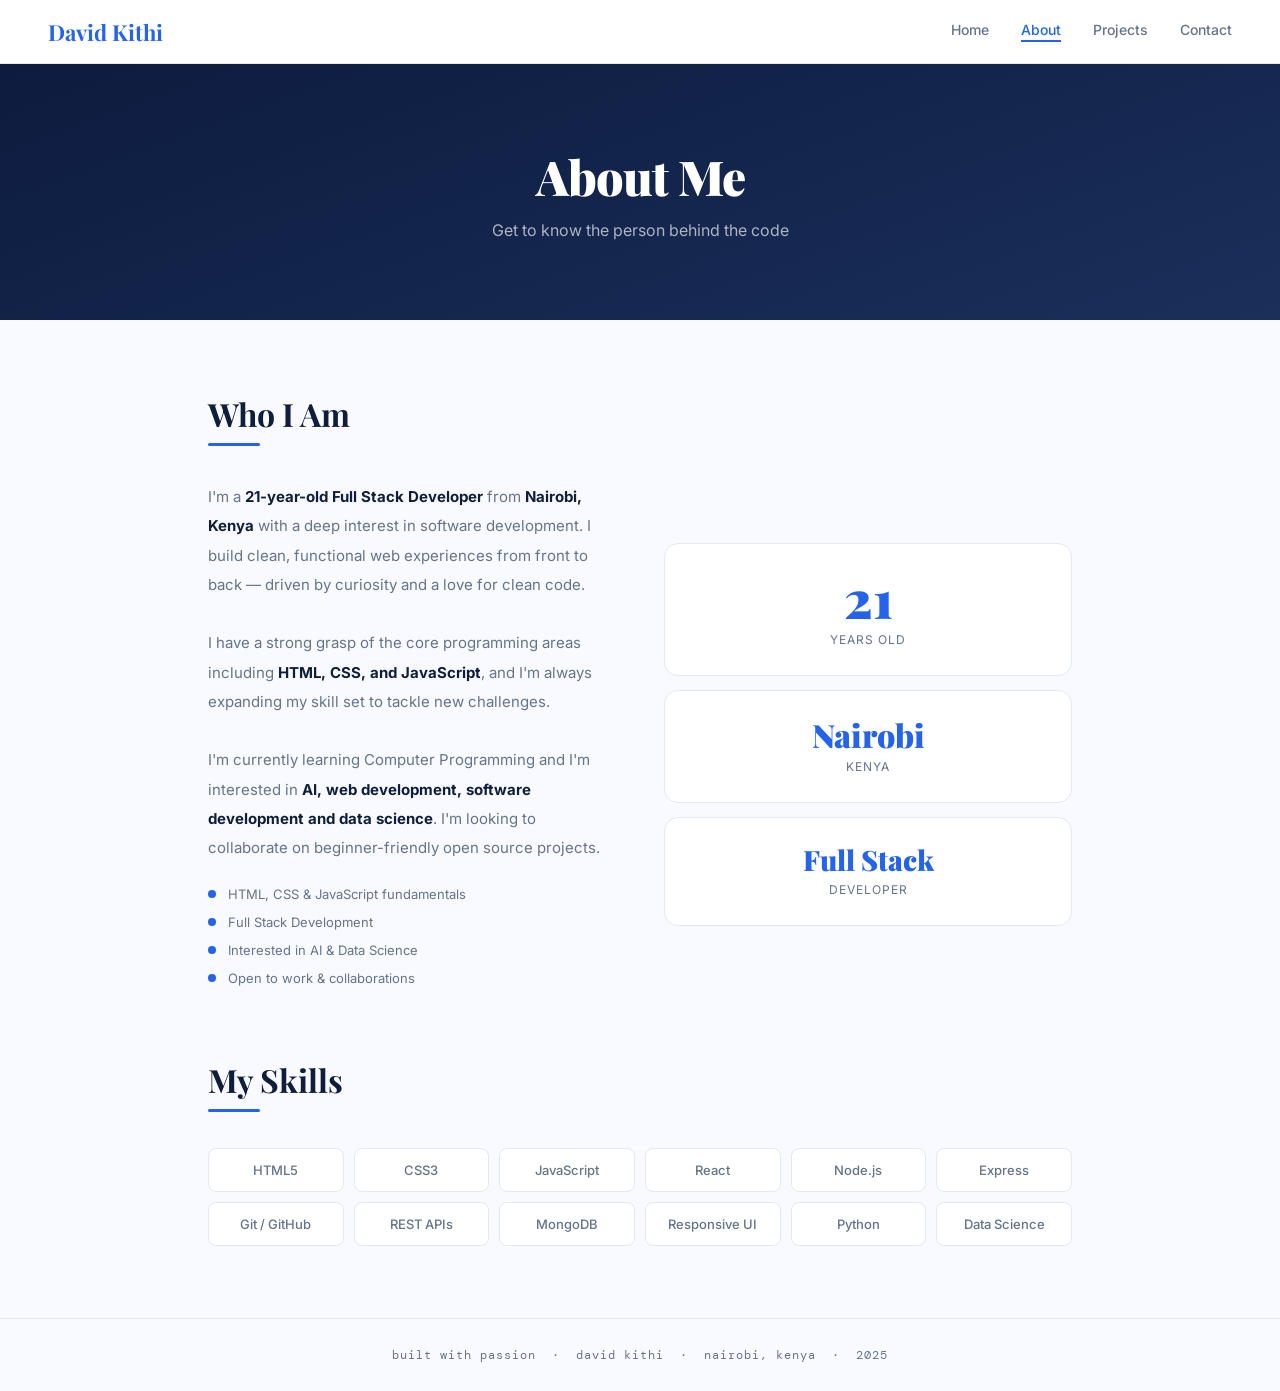
<file: about.html>
<!DOCTYPE html>
<html lang="en">
<head>
  <meta charset="UTF-8"/>
  <meta name="viewport" content="width=device-width, initial-scale=1.0"/>
  <title>About — David Kithi</title>
  <link rel="stylesheet" href="css/styles.css"/>
</head>
<body>

  <nav>
    <a class="nav-logo" href="index.html">David Kithi</a>
    <div class="nav-links">
      <a href="index.html">Home</a>
      <a href="about.html" class="active">About</a>
      <a href="projects.html">Projects</a>
      <a href="contact.html">Contact</a>
    </div>
  </nav>

  <div class="page-hero">
    <h1>About Me</h1>
    <p>Get to know the person behind the code</p>
  </div>

  <div class="section">
    <div class="sec-title">Who I Am</div>
    <div class="sec-line"></div>
    <div class="about-grid">
      <div>
        <p class="about-text">
          I'm a <strong>21-year-old Full Stack Developer</strong> from <strong>Nairobi, Kenya</strong> with a deep interest in software development. I build clean, functional web experiences from front to back — driven by curiosity and a love for clean code.<br><br>
          I have a strong grasp of the core programming areas including <strong>HTML, CSS, and JavaScript</strong>, and I'm always expanding my skill set to tackle new challenges.<br><br>
          I'm currently learning Computer Programming and I'm interested in <strong>AI, web development, software development and data science</strong>. I'm looking to collaborate on beginner-friendly open source projects.
        </p>
        <div class="about-badges">
          <div class="badge"><div class="badge-dot"></div>HTML, CSS &amp; JavaScript fundamentals</div>
          <div class="badge"><div class="badge-dot"></div>Full Stack Development</div>
          <div class="badge"><div class="badge-dot"></div>Interested in AI &amp; Data Science</div>
          <div class="badge"><div class="badge-dot"></div>Open to work &amp; collaborations</div>
        </div>
      </div>
      <div class="about-cards">
        <div class="about-card"><div class="big">21</div><div class="lbl">Years old</div></div>
        <div class="about-card"><div class="big" style="font-size:32px;">Nairobi</div><div class="lbl">Kenya</div></div>
        <div class="about-card"><div class="big" style="font-size:28px;">Full Stack</div><div class="lbl">Developer</div></div>
      </div>
    </div>
  </div>

  <!-- SKILLS -->
  <div class="section" style="padding-top:0;">
    <div class="sec-title">My Skills</div>
    <div class="sec-line"></div>
    <div class="skills-wrap">
      <div class="skill-chip">HTML5</div>
      <div class="skill-chip">CSS3</div>
      <div class="skill-chip">JavaScript</div>
      <div class="skill-chip">React</div>
      <div class="skill-chip">Node.js</div>
      <div class="skill-chip">Express</div>
      <div class="skill-chip">Git / GitHub</div>
      <div class="skill-chip">REST APIs</div>
      <div class="skill-chip">MongoDB</div>
      <div class="skill-chip">Responsive UI</div>
      <div class="skill-chip">Python</div>
      <div class="skill-chip">Data Science</div>
    </div>
  </div>

  <footer>built with passion &nbsp;·&nbsp; david kithi &nbsp;·&nbsp; nairobi, kenya &nbsp;·&nbsp; 2025</footer>

</body>
</html>
</file>
<file: css/styles.css>
@import url('https://fonts.googleapis.com/css2?family=DM+Mono:wght@300;400;500&family=Playfair+Display:wght@700;900&family=Inter:wght@400;500;600&display=swap');

/* ── RESET & VARIABLES ── */
*, *::before, *::after { margin: 0; padding: 0; box-sizing: border-box; }

:root {
  --bg: #f8faff;
  --card: #ffffff;
  --border: #e2e8f4;
  --blue: #2563eb;
  --blue2: #3b82f6;
  --navy: #0f1e3a;
  --text: #0f1e3a;
  --muted: #64748b;
  --warm: #f5c040;
  --warm2: #e8a020;
  --inter: 'Inter', sans-serif;
  --display: 'Playfair Display', serif;
  --mono: 'DM Mono', monospace;
}

html { scroll-behavior: smooth; }
body { background: var(--bg); font-family: var(--inter); color: var(--text); }

/* ── NAV ── */
nav {
  position: sticky; top: 0; z-index: 100;
  background: #fff; border-bottom: 1px solid var(--border);
  display: flex; justify-content: space-between; align-items: center;
  padding: 0 48px; height: 64px;
}
.nav-logo { font-family: var(--display); font-size: 22px; font-weight: 700; color: var(--blue); text-decoration: none; }
.nav-links { display: flex; gap: 32px; }
.nav-links a { font-size: 14px; color: var(--muted); text-decoration: none; font-weight: 500; transition: color 0.2s; padding-bottom: 2px; border-bottom: 2px solid transparent; }
.nav-links a:hover, .nav-links a.active { color: var(--blue); border-bottom-color: var(--blue); }

/* ── HERO (shared) ── */
.hero {
  position: relative; width: 100%; height: 600px;
  display: flex; flex-direction: column; align-items: center; justify-content: center;
  overflow: hidden;
  background: linear-gradient(160deg, #0d1b3e 0%, #1a2f5a 40%, #0f2040 100%);
}
/* Lamp */
.lp-base { position: absolute; bottom: 0; left: 50%; transform: translateX(-50%); width: 90px; height: 13px; background: #c8a060; border-radius: 7px; }
.lp-pole { position: absolute; bottom: 13px; left: 50%; transform: translateX(-50%); width: 5px; height: 230px; background: linear-gradient(to top, #b89050, #d4b070); }
.lp-arm { position: absolute; bottom: 238px; left: 50%; width: 120px; height: 5px; background: #d4b070; transform-origin: left center; transform: rotate(-28deg); }
.lp-neck { position: absolute; bottom: 290px; left: calc(50% + 96px); width: 5px; height: 32px; background: #d4b070; transform: rotate(18deg); transform-origin: top center; }
.lp-shade { position: absolute; bottom: 282px; left: calc(50% + 84px); transform: translateX(-50%); width: 80px; height: 48px; background: linear-gradient(160deg, #d4a050 0%, #b87830 100%); clip-path: polygon(8% 0%, 92% 0%, 100% 100%, 0% 100%); border-top: 3px solid #e4c070; }
.lp-bulb { position: absolute; bottom: 274px; left: calc(50% + 84px); transform: translateX(-50%); width: 13px; height: 13px; border-radius: 50%; background: #fff8c0; box-shadow: 0 0 22px 9px rgba(255,230,80,0.85), 0 0 70px 28px rgba(255,200,50,0.3); }
.lp-beam { position: absolute; bottom: 236px; left: calc(50% + 22px); width: 0; height: 0; border-left: 220px solid transparent; border-right: 26px solid transparent; border-top: 280px solid rgba(255,210,60,0.07); filter: blur(16px); pointer-events: none; transform: rotate(-8deg); transform-origin: top right; }
.lp-glow { position: absolute; bottom: 0; left: calc(50% - 90px); width: 440px; height: 110px; background: radial-gradient(ellipse at 44% top, rgba(255,210,60,0.2) 0%, transparent 70%); pointer-events: none; }
.hero-overlay { position: absolute; inset: 0; background: linear-gradient(to bottom, rgba(10,25,60,0.25) 0%, rgba(10,25,60,0.55) 100%); }
.hero-content { position: relative; z-index: 2; text-align: center; }
.hero-hi { font-size: 18px; color: rgba(255,255,255,0.8); margin-bottom: 12px; }
.hero-name { font-family: var(--display); font-size: 64px; font-weight: 900; color: #fff; letter-spacing: -2px; line-height: 1; margin-bottom: 18px; }
.hero-sub { font-size: 17px; color: rgba(255,255,255,0.72); margin-bottom: 36px; }
.hero-btn { display: inline-block; background: var(--blue); color: #fff; font-size: 15px; font-weight: 600; padding: 15px 40px; border-radius: 50px; border: none; cursor: pointer; font-family: var(--inter); text-decoration: none; transition: background 0.2s, transform 0.15s; }
.hero-btn:hover { background: #1d4fd8; transform: translateY(-2px); }

/* ── PAGE HERO (smaller, for inner pages) ── */
.page-hero {
  background: linear-gradient(160deg, #0d1b3e 0%, #1a2f5a 100%);
  padding: 80px 48px; text-align: center;
}
.page-hero h1 { font-family: var(--display); font-size: 48px; font-weight: 900; color: #fff; letter-spacing: -1px; margin-bottom: 12px; }
.page-hero p { font-size: 16px; color: rgba(255,255,255,0.65); }

/* ── SECTIONS ── */
.section { padding: 72px 48px; max-width: 960px; margin: 0 auto; }
.sec-title { font-family: var(--display); font-size: 32px; font-weight: 700; color: var(--text); margin-bottom: 8px; }
.sec-line { width: 52px; height: 3px; background: var(--blue); border-radius: 2px; margin-bottom: 36px; }

/* ── ABOUT ── */
.about-grid { display: grid; grid-template-columns: 1fr 1fr; gap: 48px; align-items: center; }
.about-text { font-size: 15px; line-height: 1.95; color: var(--muted); }
.about-text strong { color: var(--text); }
.about-badges { display: flex; flex-direction: column; gap: 12px; margin-top: 24px; }
.badge { display: flex; align-items: center; gap: 12px; font-size: 13px; color: var(--muted); }
.badge-dot { width: 8px; height: 8px; border-radius: 50%; background: var(--blue); flex-shrink: 0; }
.about-cards { display: flex; flex-direction: column; gap: 14px; }
.about-card { background: var(--card); border: 1px solid var(--border); border-radius: 14px; padding: 28px; text-align: center; }
.about-card .big { font-family: var(--display); font-size: 52px; font-weight: 900; color: var(--blue); line-height: 1; }
.about-card .lbl { font-size: 12px; color: var(--muted); margin-top: 8px; letter-spacing: 1px; text-transform: uppercase; }

/* ── SKILLS ── */
.skills-wrap { display: grid; grid-template-columns: repeat(auto-fill, minmax(130px, 1fr)); gap: 10px; }
.skill-chip { background: var(--card); border: 1.5px solid var(--border); border-radius: 8px; padding: 13px 10px; font-size: 13px; font-weight: 500; color: var(--muted); text-align: center; transition: all 0.2s; cursor: default; }
.skill-chip:hover { border-color: var(--blue2); color: var(--blue); background: #eff6ff; }

/* ── PROJECTS ── */
.proj-grid { display: grid; gap: 18px; }
.proj-card { background: var(--card); border: 1px solid var(--border); border-radius: 14px; padding: 26px 28px; transition: box-shadow 0.2s, border-color 0.2s; position: relative; overflow: hidden; }
.proj-card::after { content: ''; position: absolute; top: 0; left: 0; width: 100%; height: 3px; background: transparent; transition: background 0.2s; }
.proj-card:hover { box-shadow: 0 6px 28px rgba(37,99,235,0.1); border-color: #bfdbfe; }
.proj-card:hover::after { background: var(--blue); }
.proj-top { display: flex; justify-content: space-between; align-items: flex-start; margin-bottom: 10px; }
.proj-name { font-family: var(--display); font-size: 20px; font-weight: 700; color: var(--text); }
.proj-year { font-size: 12px; color: var(--muted); font-family: var(--mono); }
.proj-desc { font-size: 13px; color: var(--muted); line-height: 1.85; margin-bottom: 18px; }
.proj-footer { display: flex; justify-content: space-between; align-items: center; flex-wrap: wrap; gap: 10px; }
.tags { display: flex; gap: 7px; flex-wrap: wrap; }
.tag { font-size: 11px; font-weight: 500; color: var(--blue); background: #eff6ff; border-radius: 5px; padding: 4px 12px; }
.demo-btn { font-size: 13px; font-weight: 600; color: #fff; background: var(--blue); border: none; border-radius: 24px; padding: 8px 22px; cursor: pointer; font-family: var(--inter); text-decoration: none; transition: background 0.2s; display: inline-block; }
.demo-btn:hover { background: #1d4fd8; }

/* ── CONTACT ── */
.contact-layout { display: grid; grid-template-columns: 1fr 1fr; gap: 48px; }
.contact-form { display: flex; flex-direction: column; gap: 16px; }
.form-group { display: flex; flex-direction: column; gap: 6px; }
.form-group label { font-size: 13px; font-weight: 500; color: var(--text); }
.form-group input, .form-group textarea { background: var(--card); border: 1.5px solid var(--border); border-radius: 8px; padding: 12px 16px; font-size: 14px; color: var(--text); font-family: var(--inter); transition: border-color 0.2s; outline: none; resize: vertical; }
.form-group input:focus, .form-group textarea:focus { border-color: var(--blue2); }
.form-group textarea { min-height: 140px; }
.submit-btn { background: var(--blue); color: #fff; border: none; border-radius: 24px; padding: 14px 32px; font-size: 14px; font-weight: 600; cursor: pointer; font-family: var(--inter); transition: background 0.2s, transform 0.15s; align-self: flex-start; }
.submit-btn:hover { background: #1d4fd8; transform: translateY(-2px); }
.contact-info { display: flex; flex-direction: column; gap: 16px; }
.contact-card { background: var(--card); border: 1px solid var(--border); border-radius: 14px; padding: 20px 22px; display: flex; align-items: center; gap: 16px; cursor: pointer; transition: border-color 0.2s, box-shadow 0.2s; text-decoration: none; }
.contact-card:hover { border-color: #bfdbfe; box-shadow: 0 2px 18px rgba(37,99,235,0.09); }
.c-ico { width: 42px; height: 42px; border-radius: 12px; background: #eff6ff; display: flex; align-items: center; justify-content: center; font-size: 18px; flex-shrink: 0; color: var(--blue); font-weight: 600; }
.c-lbl { font-size: 11px; text-transform: uppercase; letter-spacing: 1px; color: var(--muted); }
.c-val { font-size: 14px; font-weight: 500; color: var(--text); margin-top: 3px; }

/* ── FOOTER ── */
footer { text-align: center; padding: 28px; font-size: 12px; color: var(--muted); border-top: 1px solid var(--border); font-family: var(--mono); letter-spacing: 1px; }

/* ── RESPONSIVE ── */
@media (max-width: 700px) {
  nav { padding: 0 20px; }
  .nav-links { gap: 16px; }
  .hero-name { font-size: 40px; }
  .section { padding: 48px 20px; }
  .about-grid, .contact-layout { grid-template-columns: 1fr; }
  .page-hero { padding: 60px 20px; }
  .page-hero h1 { font-size: 36px; }
}
</file>
